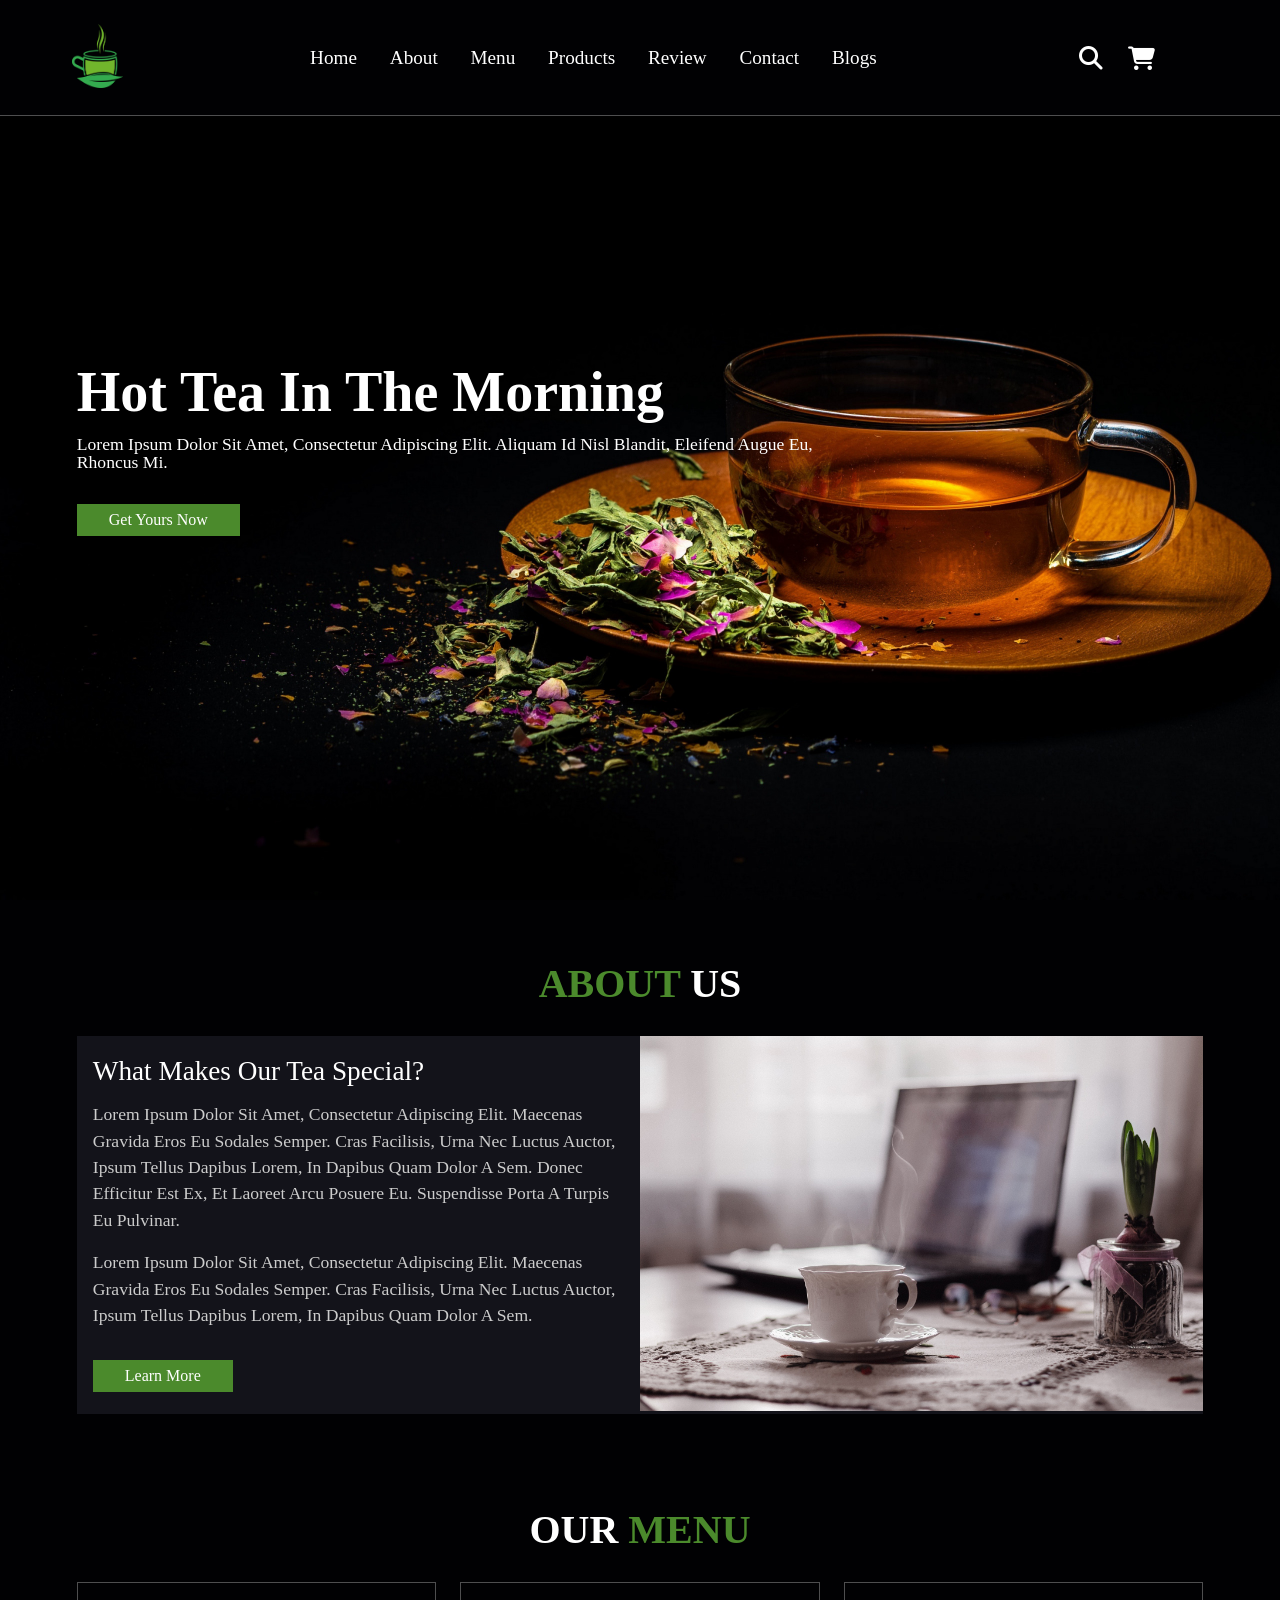
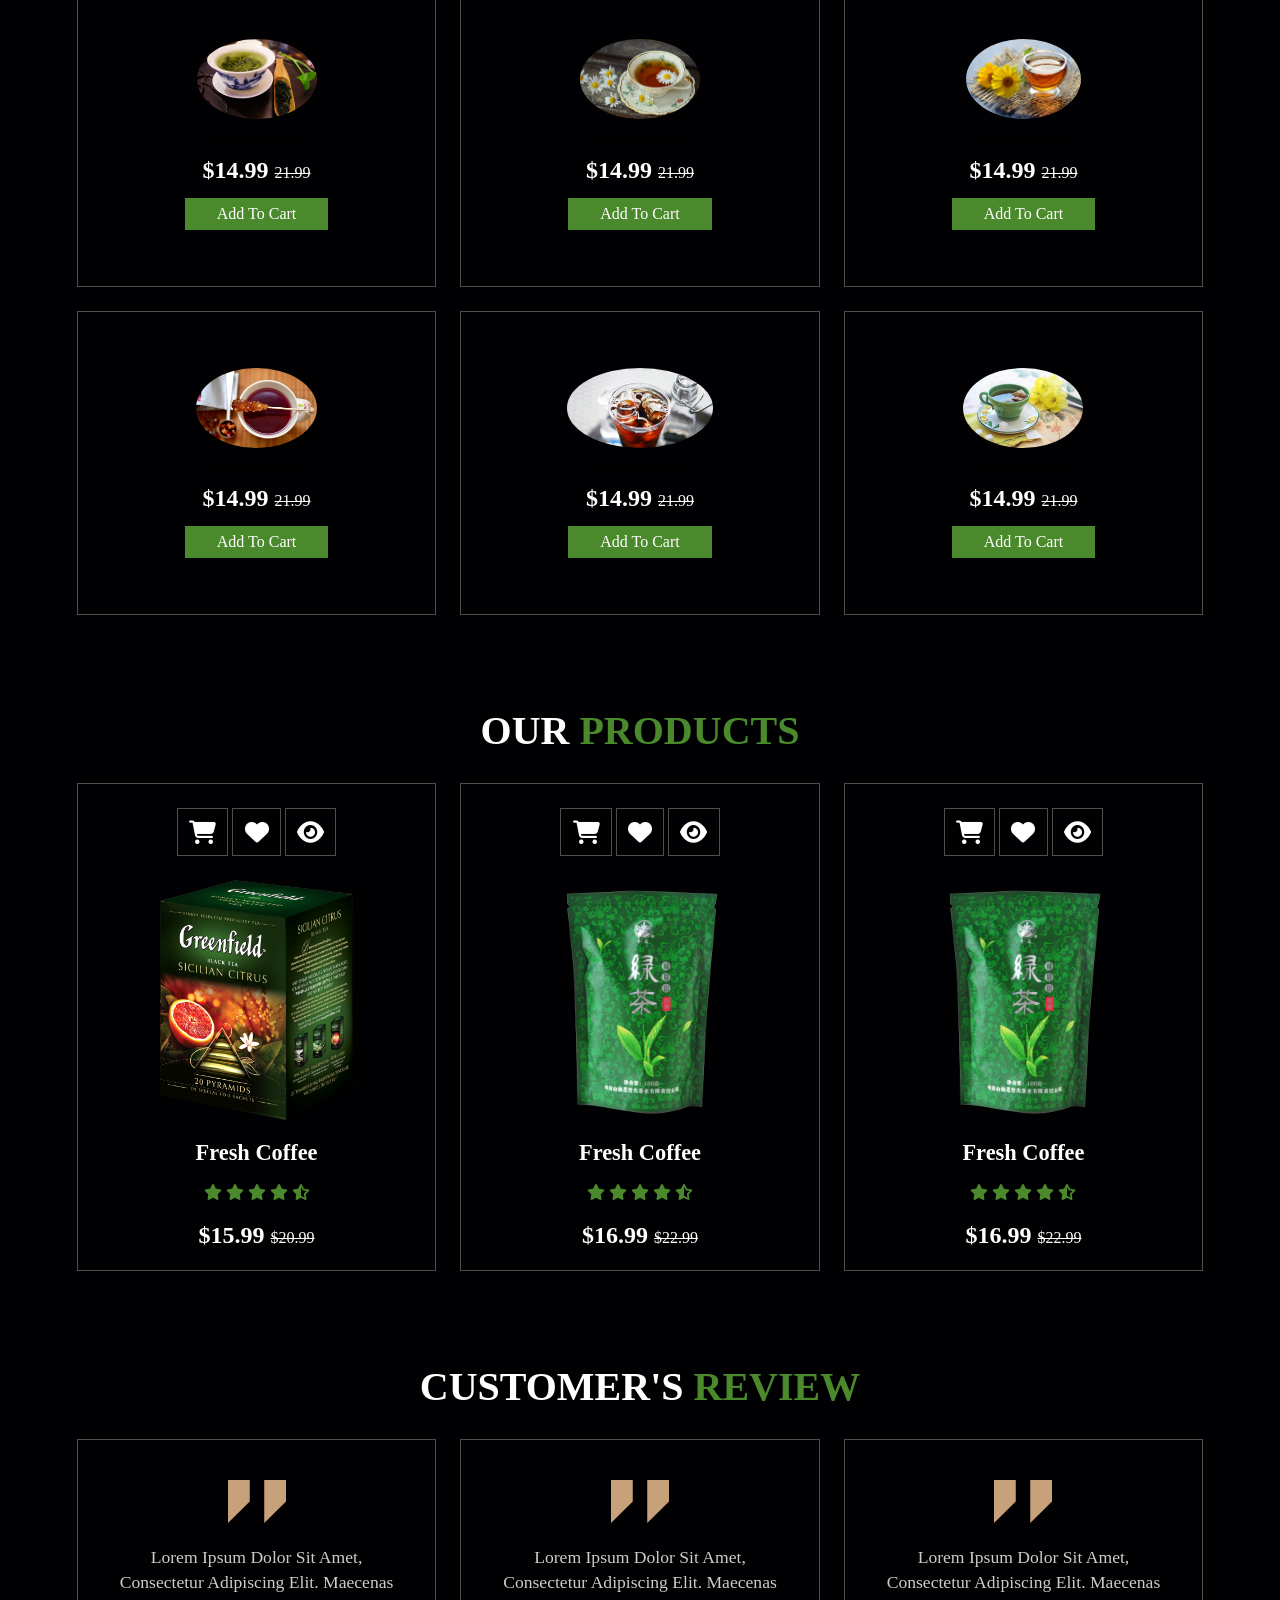
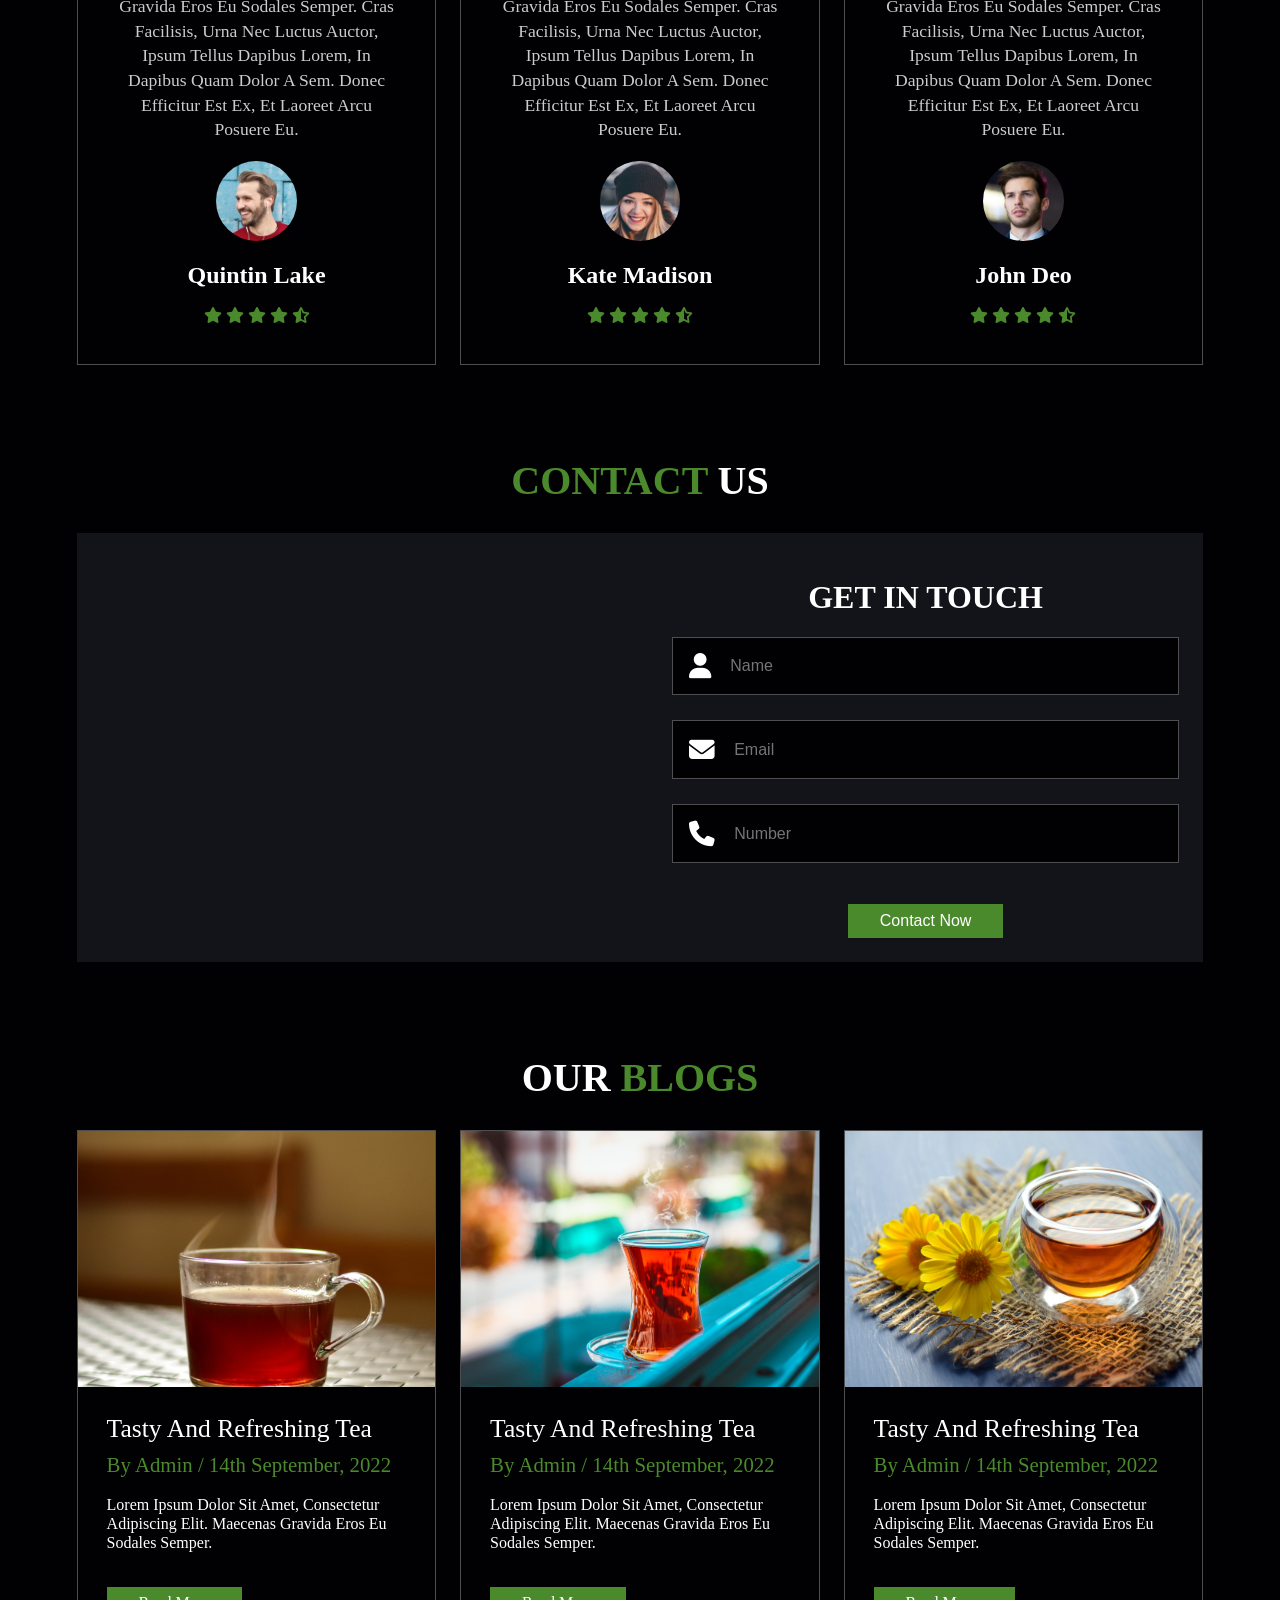
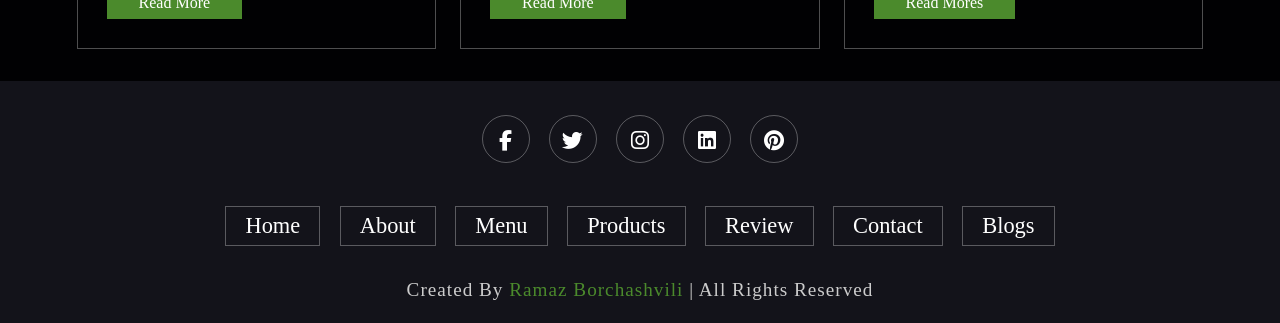
<file: index.html>
<!DOCTYPE html>
<html lang="en">
<head>
    <meta charset="UTF-8">
    <meta http-equiv="X-UA-Compatible" content="IE=edge">
    <meta name="viewport" content="width=device-width, initial-scale=1.0">
    <title>Tea-Shop-Website</title>
    <link rel="stylesheet" href="css/reset.css">
    <link rel="stylesheet" href="css/styles.css">
    <link rel="stylesheet" href="https://cdnjs.cloudflare.com/ajax/libs/font-awesome/6.2.0/css/all.min.css">
</head>
<body>
    
    <header>
        <a href="#" class="logo">
            <img src="images/logo.png" alt="">
        </a>

        <nav class="navbar">
            <ul>
                <li><a href="#home">home</a></li>
                <li><a href="#about">about</a></li>
                <li><a href="#menu">menu</a></li>
                <li><a href="#products">products</a></li>
                <li><a href="#review">review</a></li>
                <li><a href="#contact">contact</a></li>
                <li><a href="#blogs">blogs</a></li>
            </ul>
        </nav>

        <div class="icons">
            <div class="fas fa-search" id="search-btn"></div>
            <div class="fas fa-shopping-cart" id="cart-btn"></div>
            <div class="fas fa-bars" id="menu-btn"></div>
        </div>

        <div class="search-form">
            <input type="search" id="search-box" placeholder="search here...">
            <label for="search-box" class="fas fa-search"></label>
        </div>

        <div class="cart-items-container">
            <div class="cart-item">
                <img src="images/cart-item-1.jpg" alt="">
                <div class="content">
                    <h3>Cart Item 01</h3>
                    <div class="price">$14.99/-</div>
                </div>
                <span class="fas fa-times"></span>
            </div>

            <div class="cart-item">
                <img src="images/cart-item-2.jpg" alt="">
                <div class="content">
                    <h3>Cart Item 02</h3>
                    <div class="price">$14.99/-</div>
                </div>
                <span class="fas fa-times"></span>
            </div>

            <div class="cart-item">
                <img src="images/cart-item-3.jpg" alt="">
                <div class="content">
                    <h3>Cart Item 03</h3>
                    <div class="price">$14.99/-</div>
                </div>
                <span class="fas fa-times"></span>
            </div>

            <div class="cart-item">
                <img src="images/cart-item-4.jpg" alt="">
                <div class="content">
                    <h3>Cart Item 04</h3>
                    <div class="price">$14.99/-</div>
                </div>
                <span class="fas fa-times"></span>
            </div>
            <a href="#" class="btn">checkout now</a>
        </div>

    </header>

    <section class="home" id="home">

        <div class="content">
            <h3>Hot tea in the morning</h3>
            <p>Lorem ipsum dolor sit amet, consectetur adipiscing elit. Aliquam id nisl blandit, eleifend augue eu, rhoncus mi.</p>
            <a href="#" class="btn">get yours now</a>
        </div>

    </section>

    <section class="about" id="about">

        <h1 class="heading" id="heading"><span>ABOUT</span> US</h1>

        <div class="row">

            <div class="content">
                <h3>What Makes Our tea Special?</h3>
                <p>Lorem Ipsum Dolor Sit Amet, Consectetur Adipiscing Elit. Maecenas Gravida Eros Eu Sodales Semper. Cras Facilisis, Urna Nec Luctus Auctor, Ipsum Tellus Dapibus Lorem, In Dapibus Quam Dolor A Sem. Donec Efficitur Est Ex, Et Laoreet Arcu Posuere Eu. Suspendisse Porta A Turpis Eu Pulvinar.</p>
                <p>Lorem Ipsum Dolor Sit Amet, Consectetur Adipiscing Elit. Maecenas Gravida Eros Eu Sodales Semper. Cras Facilisis, Urna Nec Luctus Auctor, Ipsum Tellus Dapibus Lorem, In Dapibus Quam Dolor A Sem.</p>
                <a href="#" class="btn">Learn More</a>
            </div>

            <div class="image">
                <img src="images/about-img.jpg" alt="">
            </div>

        </div>

    </section>

    <section class="menu" id="menu">

        <h1 class="heading" id="heading">OUR <span>MENU</span></h1>

        <div class="box-container">

            <div class="box">
                <img src="images/menu-1.jpg">
                <h3>Tasty And Healty</h3>
                <div class="price">$14.99 <span>21.99</span></div>
                <a href="#" class="btn">Add To Cart</a>
            </div>

            <div class="box">
                <img src="images/menu-2.jpg">
                <h3>Tasty And Healty</h3>
                <div class="price">$14.99 <span>21.99</span></div>
                <a href="#" class="btn">Add To Cart</a>
            </div>

            <div class="box">
                <img src="images/menu-3.jpg">
                <h3>Tasty And Healty</h3>
                <div class="price">$14.99 <span>21.99</span></div>
                <a href="#" class="btn">Add To Cart</a>
            </div>

            <div class="box">
                <img src="images/menu-4.jpg">
                <h3>Tasty And Healty</h3>
                <div class="price">$14.99 <span>21.99</span></div>
                <a href="#" class="btn">Add To Cart</a>
            </div>

            <div class="box">
                <img src="images/menu-5.jpg">
                <h3>Tasty And Healty</h3>
                <div class="price">$14.99 <span>21.99</span></div>
                <a href="#" class="btn">Add To Cart</a>
            </div>

            <div class="box">
                <img src="images/menu-6.jpg">
                <h3>Tasty And Healty</h3>
                <div class="price">$14.99 <span>21.99</span></div>
                <a href="#" class="btn">Add To Cart</a>
            </div>

        </div>

    </section>

    <section class="products" id="products">

        <h1 class="heading">OUR <span>PRODUCTS</span></h1>

        <div class="box-container">

            <div class="box">
                <div class="icons">
                    <a href="#" class="fas fa-shopping-cart"></a>
                    <a href="#" class="fas fa-heart"></a>
                    <a href="#" class="fas fa-eye"></a>
                </div>
                <div class="image">
                    <img src="images/pro-1.png" alt="">
                </div>
                <div class="content">
                    <h3>Fresh Coffee</h3>
                    <div class="stars">
                        <i class="fas fa-star"></i>
                        <i class="fas fa-star"></i>
                        <i class="fas fa-star"></i>
                        <i class="fas fa-star"></i>
                        <i class="fas fa-star-half-alt"></i>
                    </div>
                    <div class="price">$15.99 <span>$20.99</span></div>
                </div>
            </div>

            <div class="box">
                <div class="icons">
                    <a href="#" class="fas fa-shopping-cart"></a>
                    <a href="#" class="fas fa-heart"></a>
                    <a href="#" class="fas fa-eye"></a>
                </div>
                <div class="image">
                    <img src="images/pro-2.png" alt="">
                </div>
                <div class="content">
                    <h3>Fresh Coffee</h3>
                    <div class="stars">
                        <i class="fas fa-star"></i>
                        <i class="fas fa-star"></i>
                        <i class="fas fa-star"></i>
                        <i class="fas fa-star"></i>
                        <i class="fas fa-star-half-alt"></i>
                    </div>
                    <div class="price">$16.99 <span>$22.99</span></div>
                </div>
            </div>

            <div class="box">
                <div class="icons">
                    <a href="#" class="fas fa-shopping-cart"></a>
                    <a href="#" class="fas fa-heart"></a>
                    <a href="#" class="fas fa-eye"></a>
                </div>
                <div class="image">
                    <img src="images/pro-2.png" alt="">
                </div>
                <div class="content">
                    <h3>Fresh Coffee</h3>
                    <div class="stars">
                        <i class="fas fa-star"></i>
                        <i class="fas fa-star"></i>
                        <i class="fas fa-star"></i>
                        <i class="fas fa-star"></i>
                        <i class="fas fa-star-half-alt"></i>
                    </div>
                    <div class="price">$16.99 <span>$22.99</span></div>
                </div>
            </div>

        </div>

    </section>

    <section class="review" id="review">

        <h1 class="heading" id="heading">CUSTOMER'S <span>REVIEW</span></h1>

        <div class="box-container">

            <div class="box">
                <img src="images/quote-img.png" alt="">
                <p>Lorem ipsum dolor sit amet, consectetur adipiscing elit. Maecenas gravida eros eu sodales semper. Cras facilisis, urna nec luctus auctor, ipsum tellus dapibus lorem, in dapibus quam dolor a sem. Donec efficitur est ex, et laoreet arcu posuere eu.</p>
                <img src="images/pic-1.png" class="user" alt="">
                <h3>Quintin Lake</h3>
                <div class="stars">
                    <i class="fas fa-star"></i>
                    <i class="fas fa-star"></i>
                    <i class="fas fa-star"></i>
                    <i class="fas fa-star"></i>
                    <i class="fas fa-star-half-alt"></i>
                </div>
            </div>

            <div class="box">
                <img src="images/quote-img.png" alt="">
                <p>Lorem ipsum dolor sit amet, consectetur adipiscing elit. Maecenas gravida eros eu sodales semper. Cras facilisis, urna nec luctus auctor, ipsum tellus dapibus lorem, in dapibus quam dolor a sem. Donec efficitur est ex, et laoreet arcu posuere eu.</p>
                <img src="images/pic-2.png" class="user" alt="">
                <h3>Kate Madison</h3>
                <div class="stars">
                    <i class="fas fa-star"></i>
                    <i class="fas fa-star"></i>
                    <i class="fas fa-star"></i>
                    <i class="fas fa-star"></i>
                    <i class="fas fa-star-half-alt"></i>
                </div>
            </div>

            <div class="box">
                <img src="images/quote-img.png" alt="">
                <p>Lorem ipsum dolor sit amet, consectetur adipiscing elit. Maecenas gravida eros eu sodales semper. Cras facilisis, urna nec luctus auctor, ipsum tellus dapibus lorem, in dapibus quam dolor a sem. Donec efficitur est ex, et laoreet arcu posuere eu.</p>
                <img src="images/pic-3.png" class="user" alt="">
                <h3>john deo</h3>
                <div class="stars">
                    <i class="fas fa-star"></i>
                    <i class="fas fa-star"></i>
                    <i class="fas fa-star"></i>
                    <i class="fas fa-star"></i>
                    <i class="fas fa-star-half-alt"></i>
                </div>
            </div>

        </div>

    </section>

    <section class="contact" id="contact">

        <h1 class="heading"><span>CONTACT</span> US</h1>

        <div class="row">

            <iframe src="https://www.google.com/maps/embed?pb=!1m18!1m12!1m3!1d95272.13363899656!2d44.63333609122231!3d41.73661013341598!2m3!1f0!2f0!3f0!3m2!1i1024!2i768!4f13.1!3m3!1m2!1s0x404473177c179825%3A0x720c3a1f563c7168!2sSaburtalo%2C%20Tbilisi!5e0!3m2!1sen!2sge!4v1663002327090!5m2!1sen!2sge" allowfullscreen="" loading="lazy" class="map"></iframe>

            <form action="">

                <h3>GET IN TOUCH</h3>

                <div class="inputBox">
                    <span class="fas fa-user"></span>
                    <input type="text" placeholder="name">
                </div>

                <div class="inputBox">
                    <span class="fas fa-envelope"></span>
                    <input type="email" placeholder="email">
                </div>
            
                <div class="inputBox">
                    <span class="fas fa-phone"></span>
                    <input type="number" placeholder="number">
                </div>
                <input type="submit" value="Contact Now" class="btn">

            </form>

        </div>

    </section>

    <section class="blogs" id="blogs">

        <h1 class="heading">OUR <span>BLOGS</span></h1>

        <div class="box-container">

            <div class="box">
                <div class="image">
                    <img src="images/blog-1.jpg" alt="">
                </div>

                <div class="content">
                    <a href="#" class="title">Tasty And Refreshing Tea</a>
                    <span>By Admin / 14th September, 2022</span>
                    <p>Lorem Ipsum Dolor Sit Amet, Consectetur Adipiscing Elit. Maecenas Gravida Eros Eu Sodales Semper.</p>
                    <a href="#" class="btn">read more</a>
                </div>
            </div>

            <div class="box">
                <div class="image">
                    <img src="images/blog-2.jpg" alt="">
                </div>

                <div class="content">
                    <a href="#" class="title">Tasty And Refreshing Tea</a>
                    <span>By Admin / 14th September, 2022</span>
                    <p>Lorem Ipsum Dolor Sit Amet, Consectetur Adipiscing Elit. Maecenas Gravida Eros Eu Sodales Semper.</p>
                    <a href="#" class="btn">read more</a>
                </div>
            </div>

            <div class="box">
                <div class="image">
                    <img src="images/blog-3.jpg" alt="">
                </div>

                <div class="content">
                    <a href="#" class="title">Tasty And Refreshing Tea</a>
                    <span>By Admin / 14th September, 2022</span>
                    <p>Lorem Ipsum Dolor Sit Amet, Consectetur Adipiscing Elit. Maecenas Gravida Eros Eu Sodales Semper.</p>
                    <a href="#" class="btn">read mores</a>
                </div>
            </div>

        </div>

    </section>

    <footer class="footer" id="footer">

        <div class="share">
            <a href="#" class="fab fa-facebook-f"></a>
            <a href="#" class="fab fa-twitter"></a>
            <a href="#" class="fab fa-instagram"></a>
            <a href="#" class="fab fa-linkedin"></a>
            <a href="#" class="fab fa-pinterest"></a>
        </div>

        <div class="links">
            <a href="#">home</a>
            <a href="#">about</a>
            <a href="#">menu</a>
            <a href="#">products</a>
            <a href="#">review</a>
            <a href="#">contact</a>
            <a href="#">blogs</a>
        </div>

        <div class="credit">created by <span>Ramaz Borchashvili</span> | all rights reserved</div>

    </footer>


    <script src="js/scripts.js"></script>
</body>
</html>
</file>
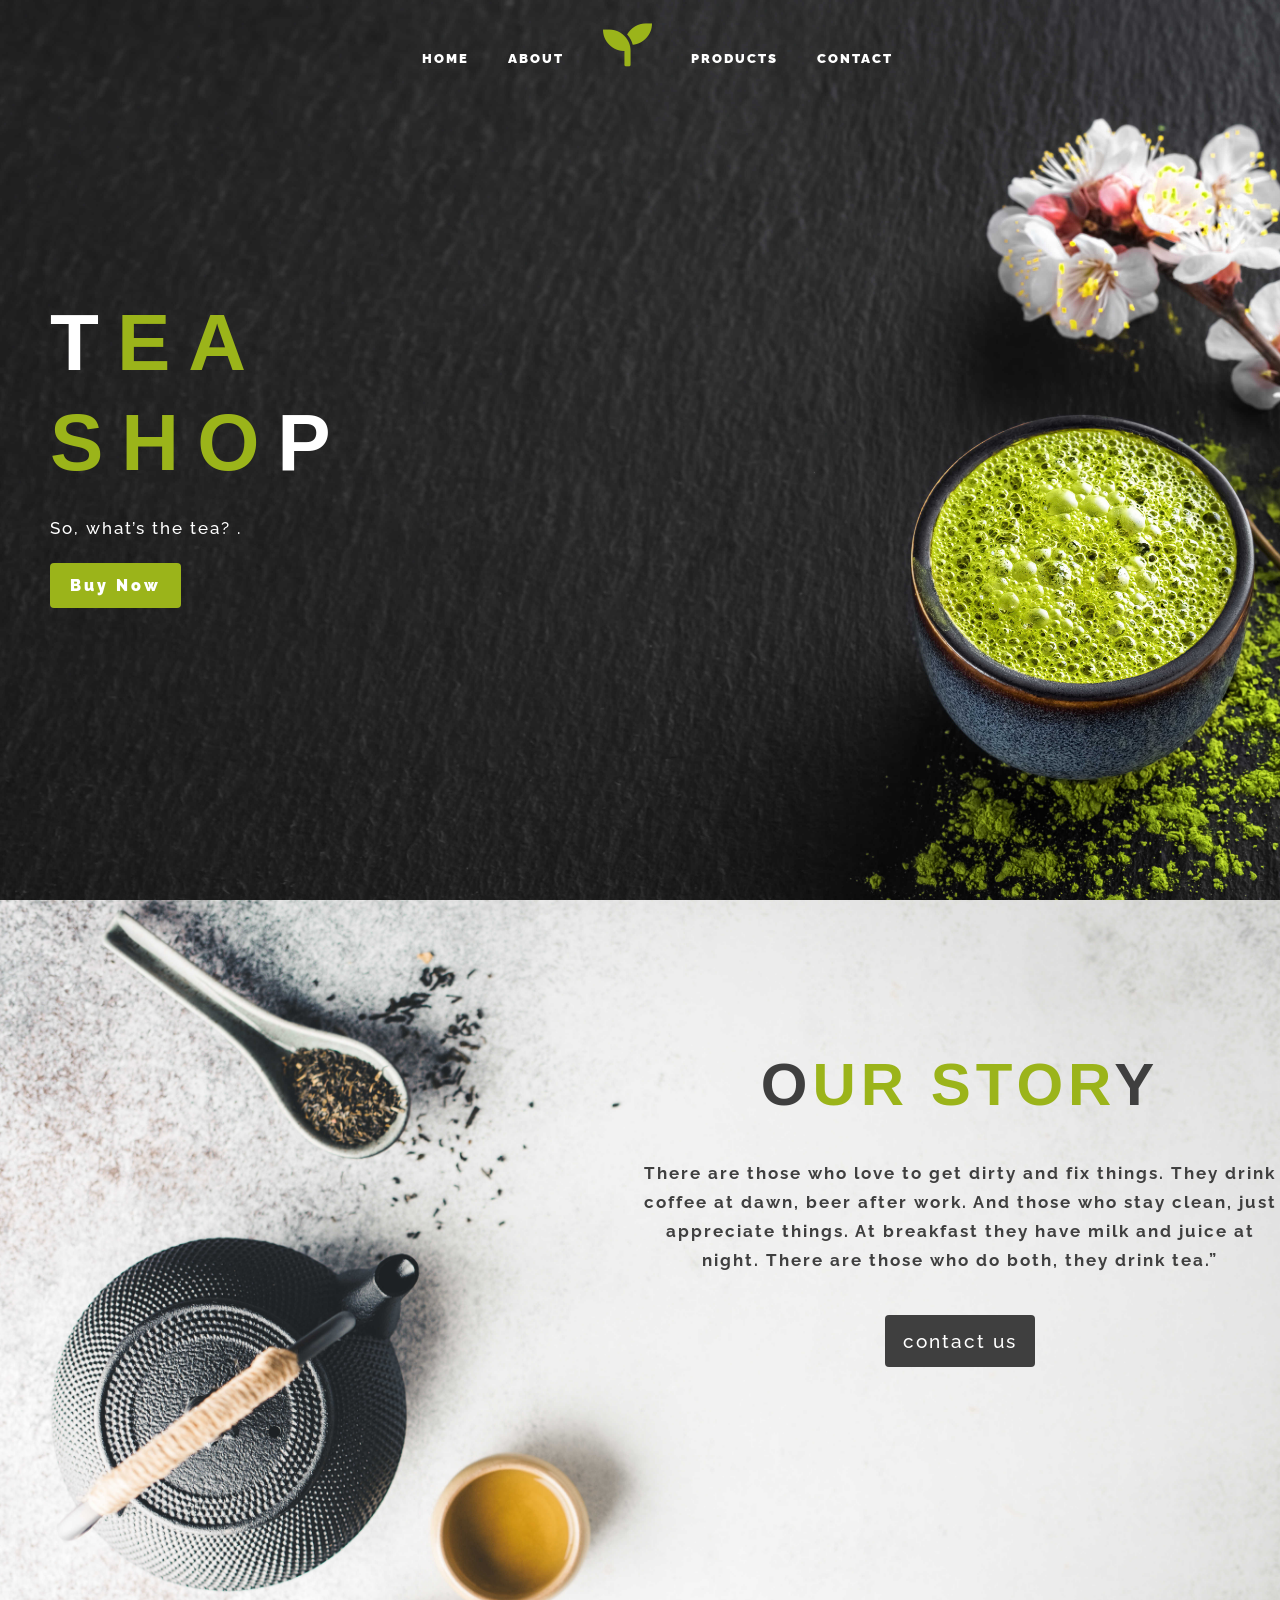
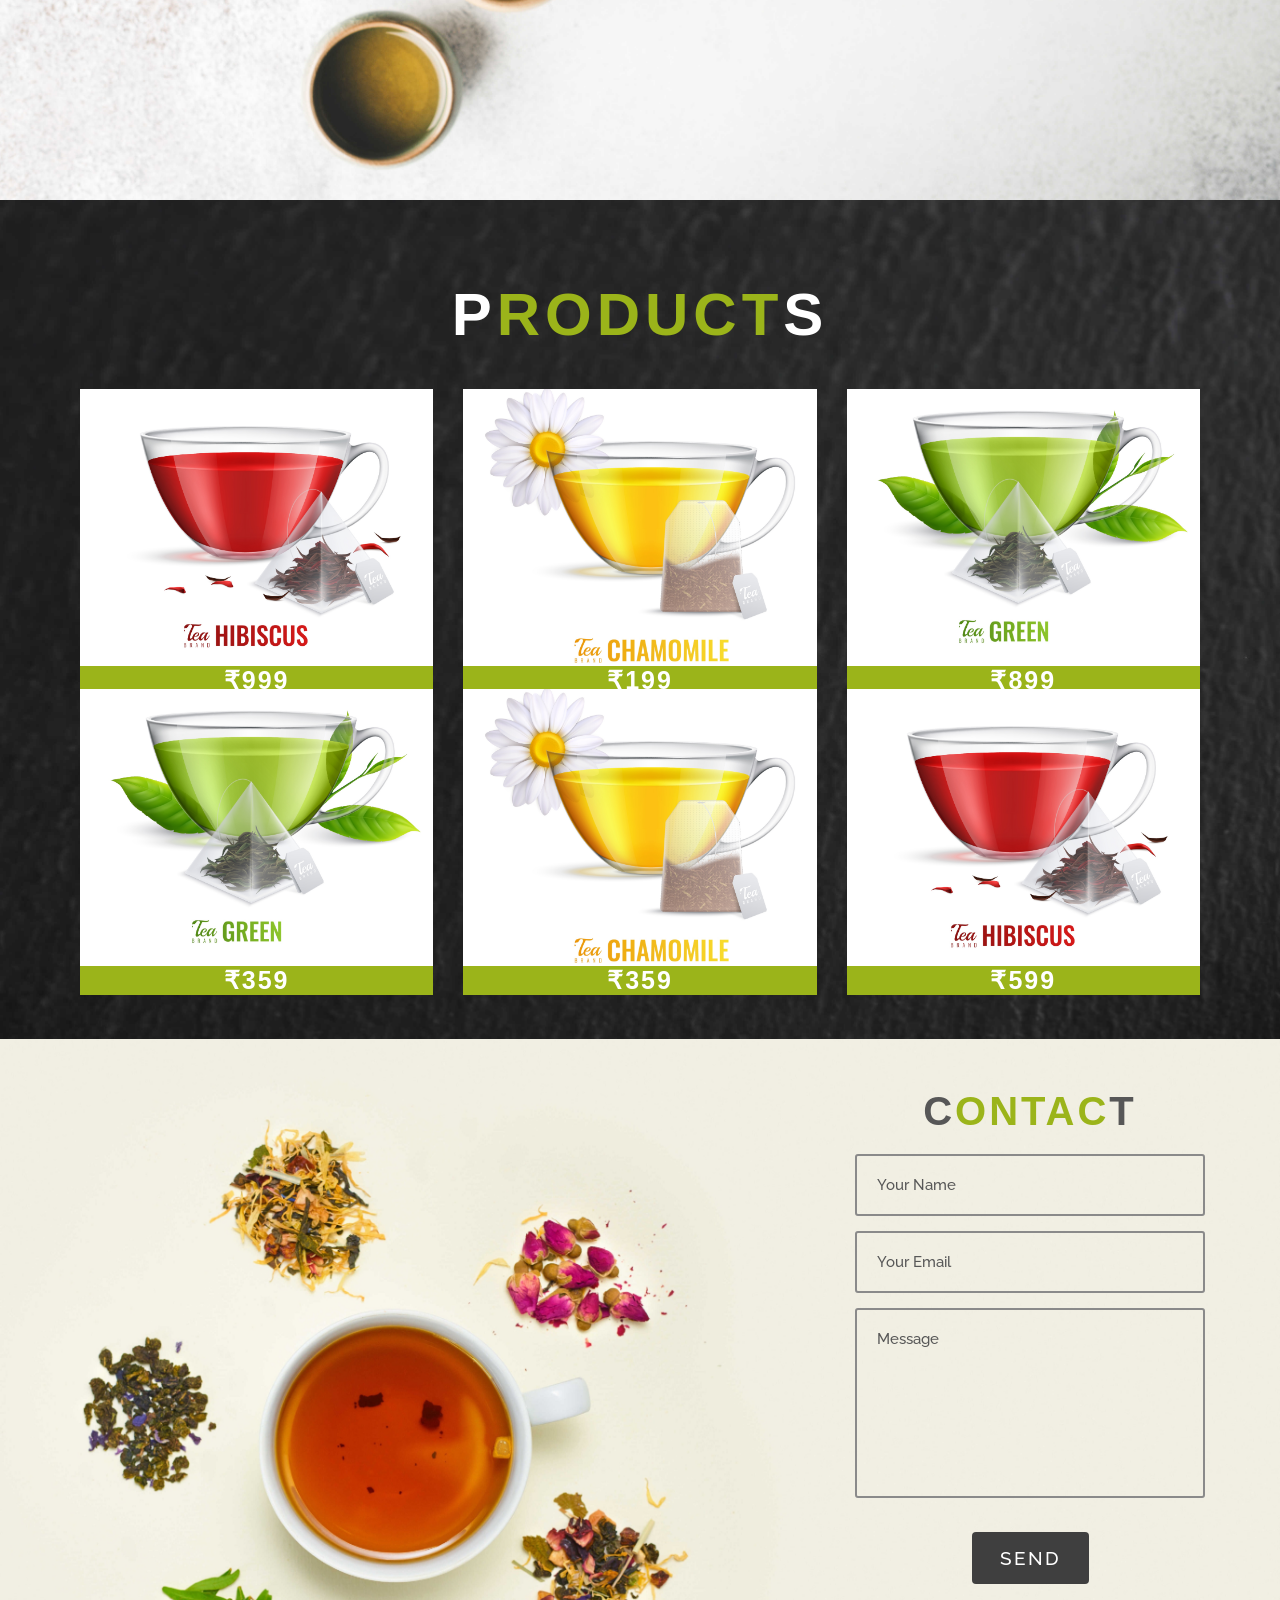
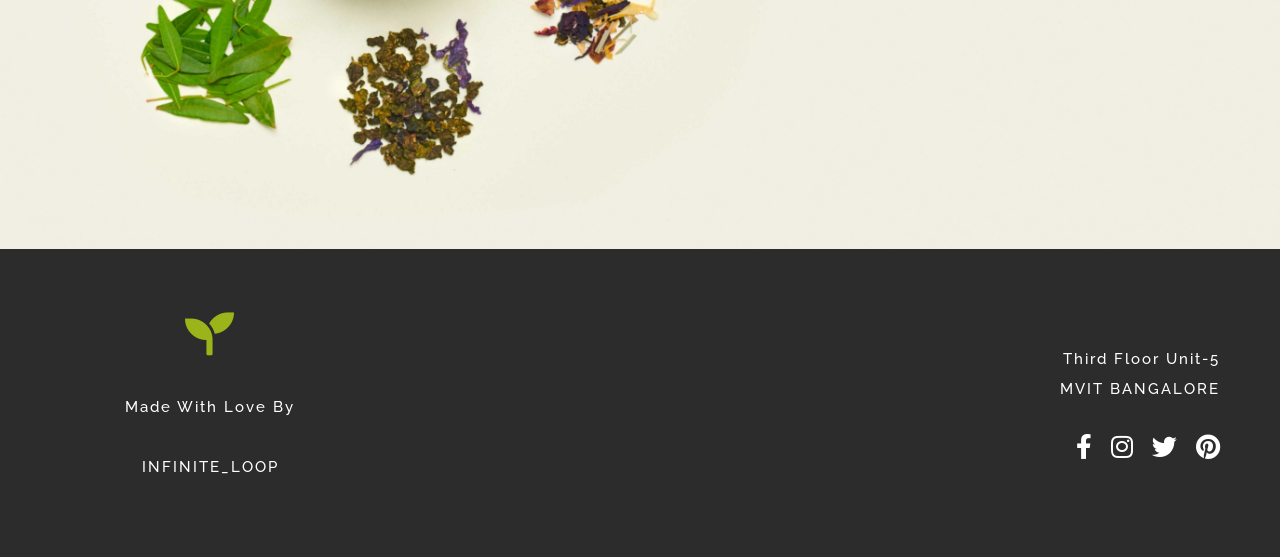
<file: landing 1/index.html>
<!DOCTYPE html>
<html lang="en">
<head>
  <meta charset="UTF-8">
  <meta name="viewport" content="width=device-width, initial-scale=1.0">
  <title>Tea Shop</title>
  <link rel="stylesheet" href="style.css">
  <link href='https://fonts.googleapis.com/css?family=Raleway' rel='stylesheet'>
  <link rel="stylesheet" href="https://cdnjs.cloudflare.com/ajax/libs/font-awesome/5.15.1/css/all.min.css" integrity="sha512-+4zCK9k+qNFUR5X+cKL9EIR+ZOhtIloNl9GIKS57V1MyNsYpYcUrUeQc9vNfzsWfV28IaLL3i96P9sdNyeRssA==" crossorigin="anonymous" />
  <script src="https://cdnjs.cloudflare.com/ajax/libs/jquery/3.5.1/jquery.min.js"></script>
  <script src="scripts.js"></script>
</head>
<body>
<nav class="navbar">
  <div class="inner-width">
    <div class="navbar-menu">
      <a href="#" class="link">home</a>
      <a href="#" class="link">about</a>
      <a href="#" class="logo"><i class="fas fa-seedling"></i></a>
      <a href="#"  class="link">products</a>
      <a href="#" class="link">contact</a>
    </div>
  </div>
</nav>
<section id="home">
  <div class="inner-width">
    <div class="content">
      <h1><span>T</span>ea<br>Sho<span>p</span></h1>
      <p>So, what’s the tea? .</p>
      <button>Buy Now</button>
    </div>
  </div>
</section>
<section id="about">
  <div class="container">
    <h1><span>o</span>ur stor<span>y</span></h1>
    <p>There are those who love to get dirty and fix things. They drink coffee at dawn, beer after work. And those who stay clean, just appreciate things. At breakfast they have milk and juice at night. There are those who do both, they drink tea.”</p>
    <button>contact us</button>
  </div>
</section>
<section id="products">
  <h1><span>p</span>roduct<span>s</span></h1>
  <div class="products">
    <div class="product">
      <div class="img">
        <img src="1.png">
      </div>
      <div class="price">₹999</div>
    </div>
    <div class="product">
      <div class="img">
        <img src="2.png">
      </div>
      <div class="price">₹199</div>
    </div>
    <div class="product"><div class="img">
      <img src="3.png">
    </div>
    <div class="price">₹899</div></div>
    <div class="product">
      <div class="img">
        <img src="3.png">
      </div>
      <div class="price">₹359</div>
    </div>
    <div class="product">
      <div class="img">
        <img src="2.png">
      </div>
      <div class="price">₹359</div>
    </div>
    <div class="product">
      <div class="img">
        <img src="1.png">
      </div>
      <div class="price">₹599</div>
    </div>
  </div>
</section>
<section id="contact">
  <div class="contact">
    <h1><span>c</span>ontac<span>t</span></h1>
    <div class="container-items">
      <div class="items">
        <div class="item">
          <input type="text" placeholder="Your Name">
        </div>
        <div class="item">
          <input type="text" placeholder="Your Email">
        </div>
        <div class="item">
          <textarea placeholder="Message"></textarea>
          <a href="#" class="button"><button>send</button></a>
        </div>
      </div>
    </div>
  </div>
</section>

<footer class="footer">
  <div class="row">
    <div class="cl">
      <div class="copyright">
        <a class="logo-footer"><i class="fas fa-seedling"></i></a>
        <p>Made With Love By INFINITE_LOOP</p>
      </div>
    </div>
    <div class="cl">
      <div class="adress">Third Floor Unit-5<br>MVIT BANGALORE</div>
      <div class="s-m">
        <a><i class="fab fa-facebook-f"></i></a>
        <a><i class="fab fa-instagram"></i></a>
        <a><i class="fab fa-twitter"></i></a>
        <a><i class="fab fa-pinterest"></i></a>
      </div>
    </div>
  </div>
</footer>

</body>
</html>
</file>
<file: css/styles.css>
:root {
    --main-color: #4b8a2c;
    --black: #13131a;
    --bg: #010103;
    --border: .1rem solid rgba(255,255,255,.3);
}
html {
    scroll-behavior: smooth;
    overflow-x: hidden;
}
section {
    padding: 2rem 6%;
}
.btn {
    margin-top: 1rem;
    background-color: var(--main-color);
    color: #fff;
    text-align: center;
    padding: .5rem 2rem;
    display: inline-block;
    font-size: 1rem;
}
.btn:hover {
    letter-spacing: 2px;
}
.heading {
    text-align: center;
    font-size: 2.5rem;
    font-weight: bolder;
    color: #fff;
    margin: 2rem 0;
}
.heading span {
    color: var(--main-color);
}
header {
    display: flex;
    align-items: center;
    justify-content: space-between;
    position: fixed;
    top: 0; left: 0; right: 0;
    z-index: 1000;
    background-color: var(--bg);
    padding: 1.5rem;
    border-bottom: var(--border);
}
header .logo img {
    height: 4rem;
    margin-left: 3rem;
}

header nav ul li {
    display: inline-block;
    margin-right: 1rem;
}

header nav ul li a {
    color: #fff;
    font-size: 1.2rem;
    padding: 0.4rem;
}
header nav ul li a:hover {
    color: var(--main-color);
    border-bottom: .1rem solid var(--main-color);
    padding-bottom: .7rem;
}
.icons {
    margin-right: 5rem;
}
.icons .fas {
    font-size: 1.5rem;
    color: #fff;
    cursor: pointer;
}
.icons div:hover {
    color: var(--main-color);
}
#menu-btn {
    display: none;
}
#cart-btn {
    margin: 0 1.3rem;
}
header .cart-items-container {
    background: #fff;
    position: absolute;
    top: 100%;
    right: -115%;
    height: calc(100vh - 5rem);
    width: 25rem;
    padding: 0 1.5rem;
}
header .search-form {
    position: absolute;
    top: 110%;
    right: 8rem;
    width: 30rem;
    height: 3.5rem;
    background-color: #fff;
    display: flex;
    align-items: center;
    transform-origin: top;
    transform: scaleY(0);
}
header .search-form.active {
    transform: scaleY(1);
}
header .search-form input {
    font-size: 1rem;
    text-transform: none;
    height: 100%;
    width: 100%;
}
header .search-form label {
    color: var(--black);
    margin-right: 1rem;
}
header .cart-items-container .cart-item {
    position: relative;
    display: flex;
    align-items: center;
    gap: 1.5rem;
    margin: 2rem 0;
}
header .cart-items-container.active {
    right: 0;
}

header .cart-items-container .cart-item img {
    height: 5rem;
    width: 8rem;
    border-radius: 50%;
}
header .cart-items-container .cart-item .content h3 {
    font-size: 1.3rem;
    font-weight: 700;
    margin-bottom: 10px;
}
header .cart-items-container .cart-item .content .price {
    color: var(--main-color);
}
header .cart-items-container .cart-item .fa-times {
    position: absolute;
    top: 1rem;
    right: 1rem;
    cursor: pointer;
}
header .cart-items-container .cart-item .fa-times:hover {
    color: var(--main-color);
}
header .cart-items-container .btn {
    width: 100%;
}
.home {
    display: flex;
    align-items: center;
    background: url(../images/back-img.jpg) no-repeat;
    background-size: cover;
    background-position: center;
    min-height: 100vh;
}
.home .content {
    max-width: 50rem;
}
.home .content h3 {
    color: #fff;
    font-weight: 600;
    font-size: 3.5rem;
    margin-bottom: 1rem;
}
.home .content p {
    color: #fff;
    font-size: 1.1rem;
}
.home .content .btn {
    margin-top: 2rem;
}
.about .row {
    display: flex;
    align-items: center;
    flex-wrap: wrap;
    background: var(--black);
}
.about .row .content {
    flex: 1 1 25rem;
    padding: 1rem;
}
.about .row .image {
    flex: 1 1 25rem;
}
.about .row .image img {
    width: 100%;
}
.about .row .content h3 {
    font-size: 1.7rem;
    font-weight: 500;
    color: #fff;
}
.about .row .content p {
    color: #ccc;
    margin-top: 1rem;
    line-height: 1.5;
    font-size: 1.1rem;
}
.about .row .content .btn {
    margin-top: 2rem;
}
.menu .box-container {
    display: grid;
    grid-template-columns: repeat(auto-fit, minmax(18rem, 1fr));
    gap: 1.5rem;
}
.menu .box-container .box {
    border:  var(--border);
    padding: 3.5rem;
    text-align: center;
}
.menu .box-container .box h3 {
    font-weight: 600;
    font-size: 0.8rem;
    padding: 0.7rem 0;
}
.menu .box-container .box img {
    height: 5rem;
    border-radius: 50%;
}
.menu .box-container .box img:hover {
    transform: scale(1.2);
}
.menu .box-container .box .price {
    color: #fff;
    font-size: 1.5rem;
    font-weight: 600;
}
.menu .box-container .box .price span {
    text-decoration: line-through;
    font-size: 1rem;
    font-weight: 200;
}
.menu .box-container .box:hover {
    background: #fff;
}
.menu .box-container .box:hover > * {
    color: var(--black);
}
.products .box-container {
    display: grid;
    grid-template-columns: repeat(auto-fit, minmax(18rem, 1fr));
    gap: 1.5rem;
}
.products .box-container .box {
    border: var(--border);
    text-align: center;
}
.products .box-container .box .icons {
    padding: 1.5rem;
    margin: auto;
}
.products .box-container .box .icons a {
    padding: 0.7rem;
    font-size: 1.5rem;
    border: var(--border);
}
.products .box-container .box .icons a:hover {
    background: var(--main-color);
}
.products .box-container .box img {
    height: 15rem;
}
.products .box-container .box .content h3 {
    font-size: 1.4rem;
    font-weight: 600;
    color: #fff;
    padding: 1.2rem;
}
.products .box-container .box .content .stars .fa-star,.products .box-container .box .content .stars .fa-star-half-alt {
    font-size: 1rem;
    color: var(--main-color);
}
.products .box-container .box .content .price {
    font-size: 1.5rem;
    font-weight: 600;
    color: #fff;
    padding: 1.4rem 0;
}
.products .box-container .box .content .price span {
    text-decoration: line-through;
    font-size: 1rem;
    font-weight: 300;
}
.review .box-container {
    display: grid;
    grid-template-columns: repeat(auto-fit, minmax(15rem, 1fr));
    gap: 1.5rem;
}
.review .box-container .box {
    text-align: center;
    border: var(--border);
    padding: 2.5rem;
}
.review .box-container .box p {
    color: #ccc;
    padding: 1.2rem 0;
    font-size: 1.1rem;
    line-height: 1.4;
}
.review .box-container .box .user {
    height: 5rem;
    border-radius: 50%;
}
.review .box-container .box h3 {
    color: #fff;
    font-size: 1.5rem;
    font-weight: 600;
    padding: 1.2rem 0;
}
.review .box-container .box .stars .fas {
    color: var(--main-color);
}
.contact .row {
    display: flex;
    flex-wrap: wrap;
    gap: 1rem;
    background-color: var(--black);
}
.contact .row .map {
    flex: 1 1 18rem;
    width: 100%;
    object-fit: cover;
}
.contact .row form {
    flex: 1 1 18rem;
    padding: 1.5rem;
    text-align: center;
}
.contact .row form h3 {
    font-size: 2rem;
    font-weight: 600;
    color: #fff;
    padding: 1.5rem;
}
.contact .row form .inputBox {
    display: flex;
    align-items: center;
    background-color: var(--bg);
    border: var(--border);
    margin: 0 0 1.6rem 0;
}
.contact .row form .inputBox span {
    font-size: 1.6rem;
    color: #fff;
    padding-left: 1rem;
}
.contact .row form .inputBox input {
    padding: 1.2rem;
    width: 100%;
    color: #fff;
    font-size: 1rem;
    background: none;
}
.blogs .box-container {
    display: grid;
    grid-template-columns: repeat(auto-fit, minmax(18rem, 1fr));
    gap: 1.5rem;
}
.blogs .box-container .box {
    border: var(--border);
}
.blogs .box-container .box .image {
    height: 16rem;
    width: 100%;
    overflow: hidden;
}
.blogs .box-container .box .image img {
    width: 100%;
    height: 100%;
    object-fit: cover;
}
.blogs .box-container .box .content {
    padding: 1.8rem;
}
.blogs .box-container .box .content .title {
    font-size: 1.6rem;
    color: #fff;
}
.blogs .box-container .box .content span {
    font-size: 1.3rem;
    color: var(--main-color);
    display: block;
    margin-top: 0.8rem;
}
.blogs .box-container .box .content p {
    color: #fff;
    font-size: 1rem;
    line-height: 1.2rem;
    padding: 1.2rem 0;
}
.footer {
    background-color: var(--black);
    padding: 1.5rem 0;
}
.footer .share, .footer .links {
    display: flex;
    align-items: center;
    justify-content: center;
    padding-bottom: 1.5rem;
    flex-wrap: wrap;
}
.footer .share a {
    font-size: 1.3rem;
    margin: 0.6rem;
    color: #fff;
    border: var(--border);
    height: 3rem;
    width: 3rem;
    line-height: 3rem;
    border-radius: 50%;
    text-align: center;
}
.footer .links a {
    font-size: 1.4rem;
    margin: 0.6rem;
    color: #fff;
    border: var(--border);
    padding: 0.5rem 1.2rem;
}
.footer .share a:hover, .footer .links a:hover {
    background-color: var(--main-color);
}
.footer .credit {
    color: #ccc;
    text-align: center;
    font-size: 1.2rem;
    font-weight: lighter;
    letter-spacing: 1px;
}
.footer .credit span {
    color: var(--main-color);
}


@media (max-width: 991px) {
    html {
        font-size: 81.5%;
    }
}

@media (max-width: 768px) {
    #menu-btn {
        display: inline-block;
    }
    header nav {
        position: absolute;
        top: 100%; right: -100%;
        background: #fff;
        height: calc(100vh - 7rem);
        width: 20rem;
        text-align: center;
    }
    header nav.active {
        right: 0;
    }
    header nav ul {
        display: flex;
        align-items: center;
        flex-direction: column;
        gap: 1.4rem;
        margin-top: 1rem;
    }
    header nav ul li a {
        color: var(--black);
        font-size: 1.5rem;
        padding: .5rem;
    }
    .home {
        text-align: center;
        background-position: left;
    }
    header .search-form {
        width: 90%;
        right: 1.5rem;
    }
    
}

@media (max-width: 480px) {

    html {
        font-size: 74.5%;
    }

}
</file>
<file: landing 1/style.css>
*{
    margin: 0;
    padding: 0;
    text-decoration: none;
    box-sizing: border-box;
  }
  .navbar{
    position:fixed;
    background-color: transparent;
    width: 100%;
    padding: 20px 0;
    top: 0;
    z-index: 100;
    transition: .3s linear;
    line-height: 50px;
  }
  .inner-width{
    max-width: 1300px;
    margin: auto;
  }
  .navbar .inner-width{
    display: flex;
    justify-content: center;
    align-items: center;
  }
  .sticky{
    background-color: #fff;
    padding: 10px 0;
  }
  .sticky .navbar-menu a{
    color: #000;
  }
  .logo i{
    font-size: 49px;
    color: #9bb41a;
    cursor: pointer;
    margin-left: 35px;
  }
  .navbar-menu .link{
    color: #fff;
    font-size: 13px;
    font-weight: 900;
    font-family: 'Raleway',sans-serif;
    text-transform: uppercase;
    letter-spacing: 2px;
    line-height: 20px;
    margin-left: 35px;
    display: inline-block;
  }
  .navbar-menu .link::after{
    content: '';
    display: block;
    width: 0;
    height: 1.8px;
    background-color: #9bb41a;
    transition: width .3s;
  }
  .navbar-menu .link:hover::after{
    width: 100%;
  }
  #home{
    height: 100vh;
    background-image: url(bg.jpg);
    background-size: cover;
    background-position: center;
  }
  #home .inner-width{
    display: flex;
    align-items: center;
    height: 100%;
  }
  
  #home .content{
    padding-left: 50px;
    text-align: left;
    width: 50%;
  }
  #home .content h1{
    font-size: 80px;
    line-height: 100px;
    font-weight: 900;
    letter-spacing: 18px;
    text-transform: uppercase;
    font-family: Verdana, Geneva, Tahoma, sans-serif;
    color: #9bb41a;
  }
  #home .content h1 span{
    color: #fff;
  }
  #home .content p{
    font-size: 17px;
    margin: 20px 0;
    line-height: 30px;
    color: #fff;
    font-weight: 500;
    letter-spacing: 2px;
    font-family: 'Raleway',sans-serif;
  }
  #home .content button{
    padding: 13px 20px;
    outline: none;
    border: none;
    background-color: #9bb41a;
    color: #fff;
    font-family: 'Raleway',sans-serif;
    font-size: 16px;
    letter-spacing: 3px;
    font-weight: 900;
    border-radius: 4px;
    cursor: pointer;
    transition: 0.3s;
  }
  #home .content button:hover{
    background-color: #fff;
    color: #9bb41a;
  }
  #about{
    height: 100vh;
    background-image: url(about.jpg);
    background-position: center;
    background-size: cover;
    padding-top: 150px;
  }
  #about .container{
    width: 50%;
    float: right;
    font-family: Verdana, Geneva, Tahoma, sans-serif;
    text-align: center;
  }
  .container h1{
    text-align: center;
    color: #9bb41a;
    font-size: 60px;
    font-weight: 900;
    text-transform: uppercase;
    letter-spacing: 5px;
    margin-bottom: 40px;
  }
  .container h1 span{
    color: #3f3f3f;
  }
  .container p{
    color: #3f3f3f;
    font-family: 'Raleway',sans-serif;
    font-size: 17px;
    font-weight: 700;
    line-height: 29px;
    letter-spacing: 2px;
  }
  .container button{
    margin-top: 40px;
    padding: 15px 18px;
    background-color: #3f3f3f;
    outline: none;
    border: none;
    border-radius: 4px;
    font-family: 'Raleway',sans-serif;
    font-size: 19px;
    font-weight: 500;
    letter-spacing: 2px;
    color: #fff;
    cursor: pointer;
  }
  .container button:hover{
    background-color: #9bb41a;
    font-weight: 900;
  }
  #products{
    height: auto;
    background-image: url(products.jpg);
    background-position: center;
    background-size: cover;
    padding:80px;
  }
  #products h1{
    text-align: center;
    color: #9bb41a;
    font-size: 60px;
    font-weight: 900;
    text-transform: uppercase;
    letter-spacing: 5px;
    margin-bottom: 40px;
    font-family: Verdana, Geneva, Tahoma, sans-serif;
  }
  #products h1 span{
    color: #fff;
  }
  .products{
    display: grid;
    grid-template-columns: 1fr 1fr 1fr;
    grid-gap: 30px;
    justify-content: center;
  
  }
  .product{
    height: 270px;
    display: grid;
    grid-template-rows: 3fr 1fr;
  }
  .img img{
    width: 100%;
    height: 100%;
  }
  .price{
    background-color: #9bb41a;
    display: flex;
    justify-content: center;
    align-items: center;
    color: #fff;
    font-family: Verdana, Geneva, Tahoma, sans-serif;
    font-weight: 900;
    font-size: 25px;
    letter-spacing: 2px;
  }
  
  #contact{
    height: 90vh;
    background-image: url(contact.jpg);
    background-position: center;
    background-size: cover;
    display: flex;
    justify-content: flex-end;
  }
  .contact{
    padding: 50px;
    width: 500px;
  }
  .contact h1{
    text-align: center;
    color: #9bb41a;
    font-size: 40px;
    font-weight: 900;
    text-transform: uppercase;
    letter-spacing: 3px;
    margin-bottom: 20px;
    font-family: Verdana, Geneva, Tahoma, sans-serif;
  }
  .contact h1 span{
    color: #575757;
  }
  .container-items{
    display: flex;
    justify-content: center;
  }
  .items{
    margin: 0 auto;
  }
  .item{
    margin-bottom: 15px;
  }
  input, textarea{
    width: 350px;
    background: none;
    border: 2px solid #8a8a8a;
    border-radius: 3px;
    color: #575757;
    padding: 20px;
    font-size: 15px;
    font-family: 'Raleway',sans-serif;
    font-weight: 500;
  }
  input:focus, textarea:focus{
    border: 2px solid #9bb41a;
    outline: none;
  }
  .item textarea{
    height: 190px;
    resize: none;
    margin-bottom: 30px;
  }
  input::placeholder, textarea::placeholder{
    color: #575757;
    font-size: 15px;
  }
  .button{
    display: flex;
    justify-content: center;
    align-items: center;
  }
  .button button{
    padding: 15px 28px;
    background-color: #3f3f3f;
    outline: none;
    border: none;
    border-radius: 4px;
    font-family: 'Raleway',sans-serif;
    font-size: 19px;
    font-weight: 500;
    letter-spacing: 2px;
    color: #fff;
    text-transform: uppercase;
    cursor: pointer;
  }
  .button button:hover{
    background-color: #9bb41a;
    font-weight: 900;
  }
  .footer{
    background-color: #2c2c2c;
    width: 100%;
    padding: 60px;
  }
  .row{
    display: grid;
    grid-template-columns: 1fr 1fr;
    grid-auto-rows: 100%;
    color: #fff;
  }
  .cl{
    display: flex;
    justify-content: center;
  }
  .cl:nth-child(1){
    justify-content: flex-start;
  }
  .cl:nth-child(2){
    flex-direction: column;
    text-align: right;
  }
  .logo-footer i{
  font-size: 49px;
  text-align: center;
  color: #9bb41a;
  cursor: pointer;
  }
  .copyright{
    line-height: 60px;
    text-align: center;
    font-size: 15px;
    font-weight: 500;
    font-family: 'Raleway',sans-serif;
    letter-spacing: 2px;
    width: 300px;
  }
  .adress{
    line-height: 30px;
    font-size: 15px;
    font-weight: 500;
    font-family: 'Raleway',sans-serif;
    letter-spacing: 2px;
  }
  .s-m{
    margin-top: 30px;
  }
  .s-m a{
    display: inline-block;
    font-size: 25px;
    color: #fff;
    text-align: left;
    margin-left: 15px;
    transition: 0.3s;
    cursor: pointer;
  }
  .s-m a:hover{
    transform: scale(1.2);
    color: #9bb41a;
  }
</file>
